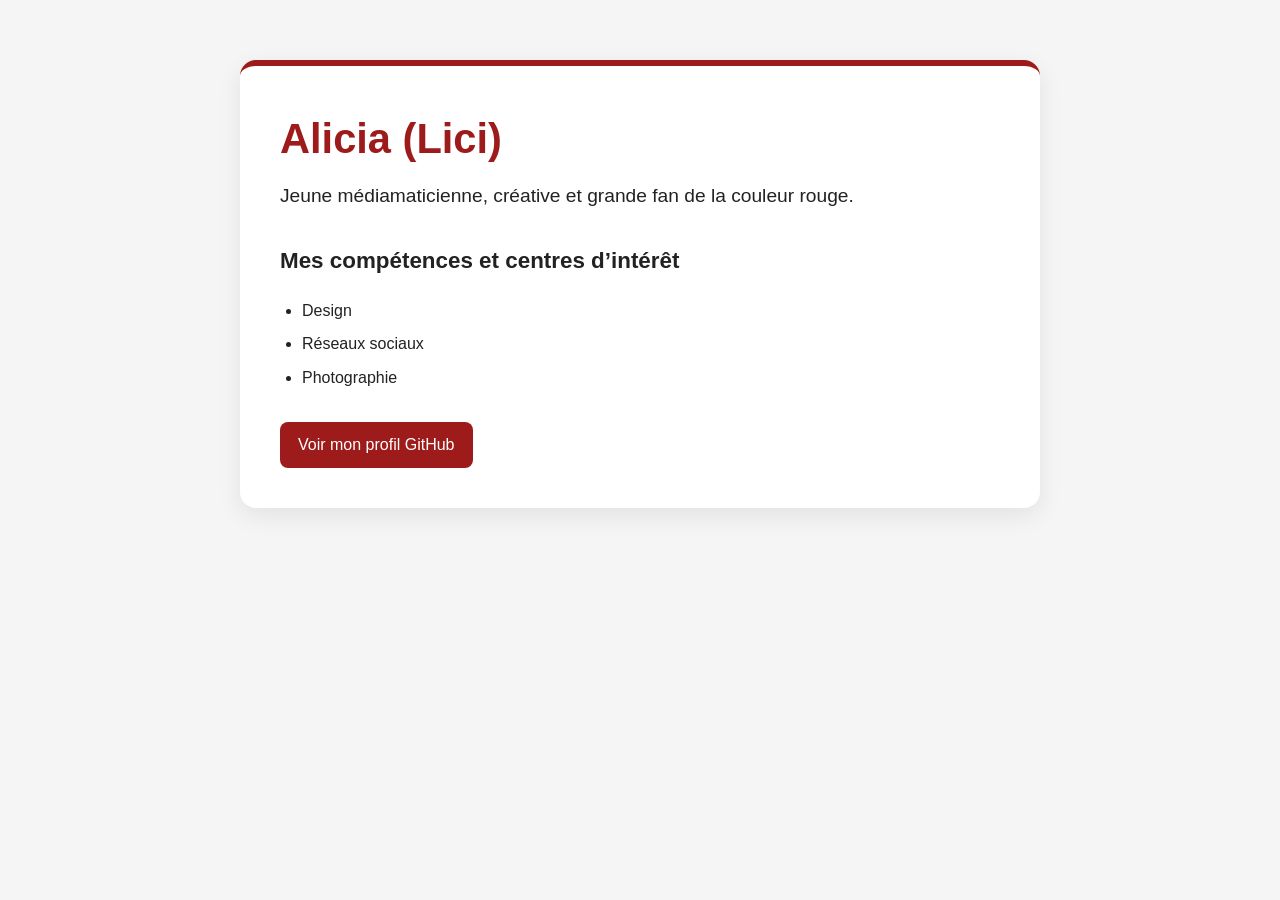
<file: index.html>
<!DOCTYPE html>
<html lang="fr">
<head>
  <meta charset="UTF-8">
  <meta name="viewport" content="width=device-width, initial-scale=1.0">
  <title>Alicia — Médiamaticienne</title>

  <style>
    /* Mise en page générale */
    body {
      margin: 0;
      font-family: Arial, sans-serif;
      background-color: #f5f5f5;
      color: #222222;
      line-height: 1.6;
    }

    main {
      width: min(90%, 800px);
      margin: 0 auto;
      padding: 60px 0;
    }

    /* Bloc de présentation */
    .presentation {
      background-color: #ffffff;
      padding: 40px;
      border-radius: 16px;
      box-shadow: 0 8px 24px rgba(0, 0, 0, 0.08);
      border-top: 6px solid #9e1b1b;
    }

    h1 {
      margin-top: 0;
      margin-bottom: 8px;
      font-size: 2.6rem;
      color: #9e1b1b;
    }

    .intro {
      margin-top: 0;
      font-size: 1.2rem;
    }

    h2 {
      margin-top: 32px;
      font-size: 1.4rem;
    }

    ul {
      padding-left: 22px;
    }

    li {
      margin-bottom: 8px;
    }

    a {
      display: inline-block;
      margin-top: 16px;
      padding: 10px 18px;
      background-color: #9e1b1b;
      color: #ffffff;
      text-decoration: none;
      border-radius: 8px;
    }

    a:hover,
    a:focus {
      background-color: #8c1717;
    }

    /* Adaptation pour les petits écrans */
    @media (max-width: 600px) {
      main {
        padding: 24px 0;
      }

      .presentation {
        padding: 24px;
      }

      h1 {
        font-size: 2rem;
      }

      .intro {
        font-size: 1.05rem;
      }
    }
  </style>
</head>

<body>
  <main>
    <section class="presentation">
      <h1>Alicia (Lici) </h1>

      <p class="intro">
        Jeune médiamaticienne, créative et grande fan de la couleur rouge.
      </p>

      <h2>Mes compétences et centres d’intérêt</h2>

      <ul>
        <li>Design</li>
        <li>Réseaux sociaux</li>
        <li>Photographie</li>
      </ul>

      <a href="https://github.com/aliciaocchipinti" target="_blank" rel="noopener noreferrer">
        Voir mon profil GitHub
      </a>
    </section>
  </main>
</body>
</html>
</file>
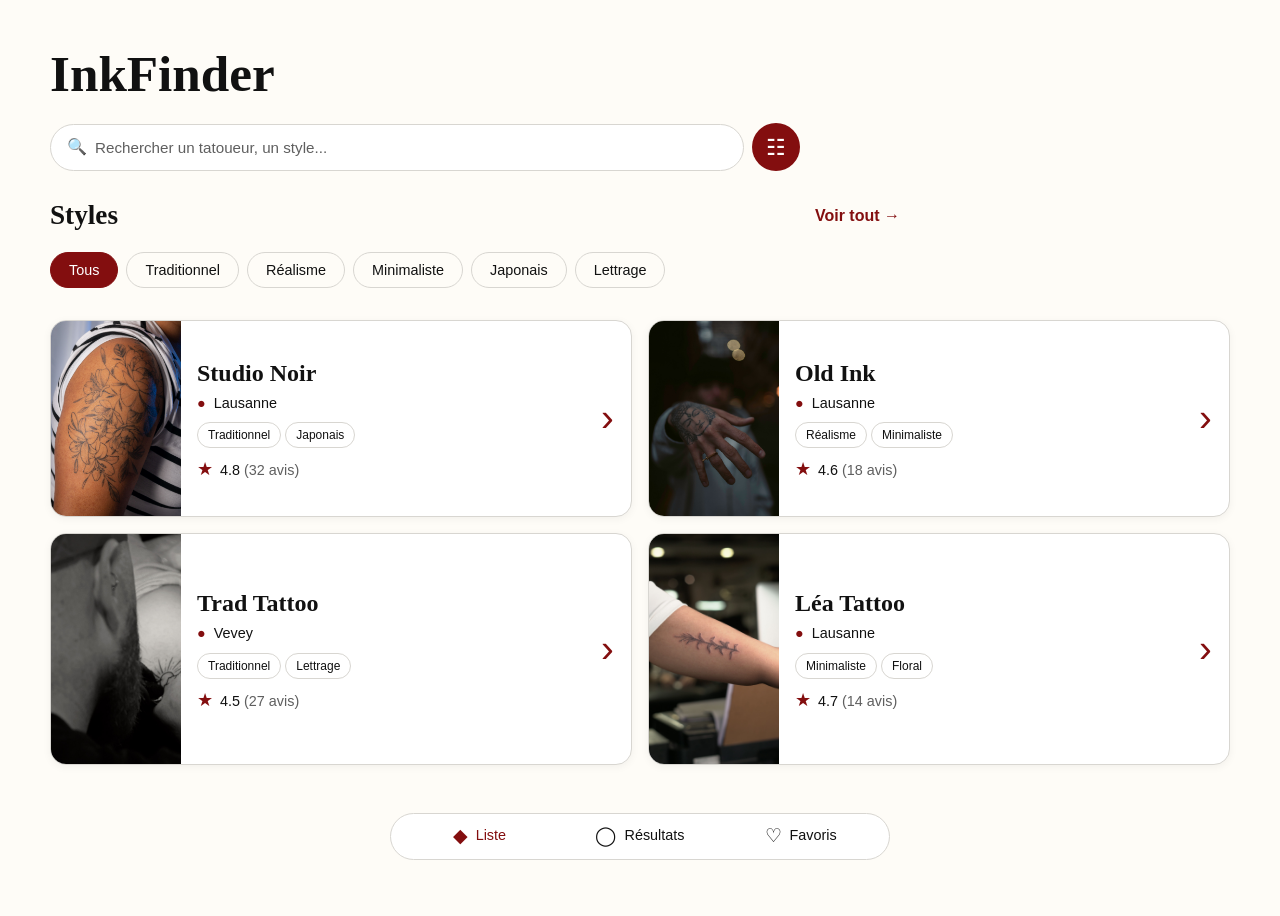
<file: inkfinder/maquette-en-vrai/depart/index.html>
<!DOCTYPE html>
<html lang="fr">

<head>
  <meta charset="UTF-8">
  <meta name="viewport" content="width=device-width, initial-scale=1.0">

  <title>InkFinder</title>

  <link rel="stylesheet" href="style.css">
</head>

<body>

  <div class="app">

    <!-- EN-TÊTE -->
    <header class="header-site">

      <h1 class="logo">InkFinder</h1>

      <!-- Recherche -->
      <div class="recherche">

        <label for="recherche-tatoueur" class="visually-hidden">
          Rechercher un tatoueur ou un style
        </label>

        <div class="champ-recherche">

          <span class="icone-recherche" aria-hidden="true">
            🔍
          </span>

          <input type="search" id="recherche-tatoueur" placeholder="Rechercher un tatoueur, un style...">

        </div>

        <button class="bouton-filtre" type="button" aria-label="Ouvrir les filtres">
          ☷
        </button>

      </div>

    </header>


    <main class="contenu-principal">

      <!-- STYLES -->
      <section class="section-styles" aria-labelledby="titre-styles">

        <div class="titre-section">

          <h2 id="titre-styles">Styles</h2>

          <a href="#" class="voir-tout">
            Voir tout →
          </a>

        </div>


        <div class="liste-styles">

          <button class="style-bouton actif" type="button">
            Tous
          </button>

          <button class="style-bouton" type="button">
            Traditionnel
          </button>

          <button class="style-bouton" type="button">
            Réalisme
          </button>

          <button class="style-bouton" type="button">
            Minimaliste
          </button>

          <button class="style-bouton" type="button">
            Japonais
          </button>

          <button class="style-bouton" type="button">
            Lettrage
          </button>

        </div>

      </section>


      <!-- LISTE DES TATOUEURS -->
      <section class="cartes-grille" aria-label="Liste des tatoueurs">


        <!-- CARTE 1 -->
        <article class="carte-tatoueur">

          <img src="images/studio-noir.jpg" alt="Tatouage floral réalisé par Studio Noir" class="image-tatoueur">

          <div class="infos-tatoueur">

            <h3>Studio Noir</h3>

            <p class="localisation">
              <span aria-hidden="true">●</span>
              Lausanne
            </p>

            <div class="tags">

              <span class="tag">
                Traditionnel
              </span>

              <span class="tag">
                Japonais
              </span>

            </div>

            <p class="note">
              <span class="etoile" aria-hidden="true">★</span>
              4.8
              <span class="avis">(32 avis)</span>
            </p>

          </div>

          <a href="#" class="ouvrir-profil" aria-label="Voir le profil de Studio Noir">
            ›
          </a>

        </article>


        <!-- CARTE 2 -->
        <article class="carte-tatoueur">

          <img src="images/old-ink.jpg" alt="Tatouage papillon réalisé par Old Ink" class="image-tatoueur">

          <div class="infos-tatoueur">

            <h3>Old Ink</h3>

            <p class="localisation">
              <span aria-hidden="true">●</span>
              Lausanne
            </p>

            <div class="tags">

              <span class="tag">
                Réalisme
              </span>

              <span class="tag">
                Minimaliste
              </span>

            </div>

            <p class="note">
              <span class="etoile" aria-hidden="true">★</span>
              4.6
              <span class="avis">(18 avis)</span>
            </p>

          </div>

          <a href="#" class="ouvrir-profil" aria-label="Voir le profil de Old Ink">
            ›
          </a>

        </article>


        <!-- CARTE 3 -->
        <article class="carte-tatoueur">

          <img src="images/trad-tattoo.jpg" alt="Tatouage réalisé par Trad Tattoo" class="image-tatoueur">

          <div class="infos-tatoueur">

            <h3>Trad Tattoo</h3>

            <p class="localisation">
              <span aria-hidden="true">●</span>
              Vevey
            </p>

            <div class="tags">

              <span class="tag">
                Traditionnel
              </span>

              <span class="tag">
                Lettrage
              </span>

            </div>

            <p class="note">
              <span class="etoile" aria-hidden="true">★</span>
              4.5
              <span class="avis">(27 avis)</span>
            </p>

          </div>

          <a href="#" class="ouvrir-profil" aria-label="Voir le profil de Trad Tattoo">
            ›
          </a>

        </article>


        <!-- CARTE 4 -->
        <article class="carte-tatoueur">

          <img src="images/lea-tattoo.jpg" alt="Tatouage réalisé par Léa Tattoo" class="image-tatoueur">

          <div class="infos-tatoueur">

            <h3>Léa Tattoo</h3>

            <p class="localisation">
              <span aria-hidden="true">●</span>
              Lausanne
            </p>

            <div class="tags">

              <span class="tag">
                Minimaliste
              </span>

              <span class="tag">
                Floral
              </span>

            </div>

            <p class="note">
              <span class="etoile" aria-hidden="true">★</span>
              4.7
              <span class="avis">(14 avis)</span>
            </p>

          </div>

          <a href="#" class="ouvrir-profil" aria-label="Voir le profil de Léa Tattoo">
            ›
          </a>

        </article>

      </section>

    </main>


    <!-- NAVIGATION PRINCIPALE -->
    <nav class="navigation-principale" aria-label="Navigation principale">

      <a href="#" class="navigation-lien actif">

        <span class="navigation-icone" aria-hidden="true">
          ◆
        </span>

        <span>
          Liste
        </span>

      </a>


      <a href="#" class="navigation-lien">

        <span class="navigation-icone" aria-hidden="true">
          ◯
        </span>

        <span>
          Résultats
        </span>

      </a>


      <a href="#" class="navigation-lien">

        <span class="navigation-icone" aria-hidden="true">
          ♡
        </span>

        <span>
          Favoris
        </span>

      </a>

    </nav>

  </div>

</body>

</html>
</file>
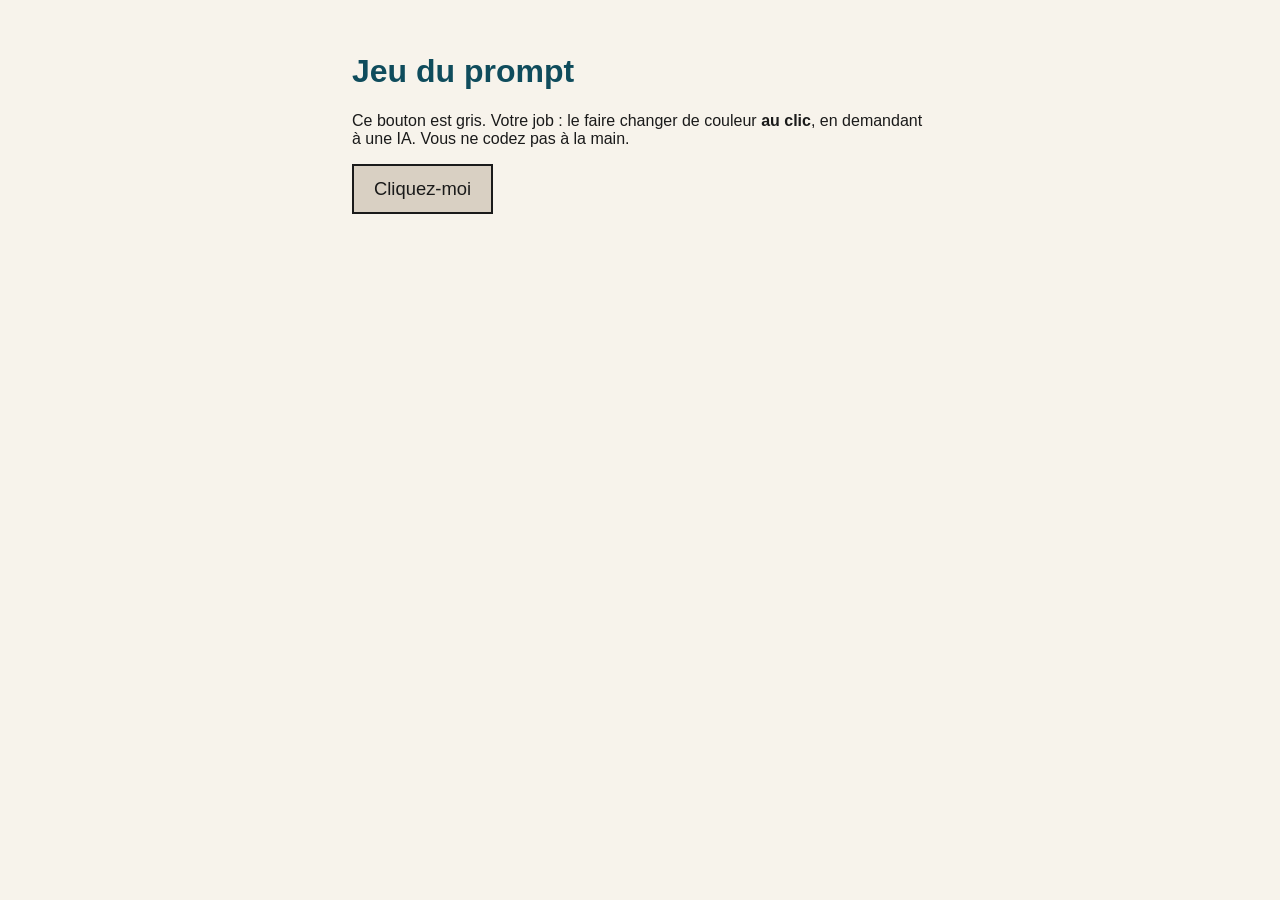
<file: e1-5/index (5).html>
<!DOCTYPE html>
<html lang="fr" xmlns:mso="urn:schemas-microsoft-com:office:office" xmlns:msdt="uuid:C2F41010-65B3-11d1-A29F-00AA00C14882">
<head>
  <meta charset="utf-8">
  <meta name="viewport" content="width=device-width, initial-scale=1">
  <title>Jeu du prompt — e1-5</title>
  <style>
    /* Mise en page simple : on n’y touche pas pendant l’exercice. */
    body {
      margin: 0;
      font-family: Arial, Helvetica, sans-serif;
      background: #f7f3eb;
      color: #1a1a1a;
      padding: 2rem 1.25rem;
    }
    main { max-width: 36rem; margin: 0 auto; }
    h1 { color: #0f4c5c; }

    /* Le bouton à transformer. Son id est "magic" : citez-le dans le prompt. */
    #magic {
      font-size: 1.15rem;
      padding: 0.75rem 1.25rem;
      border: 2px solid #1a1a1a;
      background: #d9d0c3;
      color: #1a1a1a;
      cursor: pointer;
    }
  </style>

<!--[if gte mso 9]><xml>
<mso:CustomDocumentProperties>
<mso:xd_Signature msdt:dt="string"></mso:xd_Signature>
<mso:display_urn_x003a_schemas-microsoft-com_x003a_office_x003a_office_x0023_Editor msdt:dt="string">Marc D�nervaud</mso:display_urn_x003a_schemas-microsoft-com_x003a_office_x003a_office_x0023_Editor>
<mso:Order msdt:dt="string">10534700.0000000</mso:Order>
<mso:display_urn_x003a_schemas-microsoft-com_x003a_office_x003a_office_x0023_Author msdt:dt="string">Marc D�nervaud</mso:display_urn_x003a_schemas-microsoft-com_x003a_office_x003a_office_x0023_Author>
<mso:xd_ProgID msdt:dt="string"></mso:xd_ProgID>
<mso:_ExtendedDescription msdt:dt="string"></mso:_ExtendedDescription>
<mso:ComplianceAssetId msdt:dt="string"></mso:ComplianceAssetId>
<mso:TemplateUrl msdt:dt="string"></mso:TemplateUrl>
<mso:ContentTypeId msdt:dt="string">0x010100B084A62CD3C5F842BB23EB74256B6499</mso:ContentTypeId>
<mso:TriggerFlowInfo msdt:dt="string"></mso:TriggerFlowInfo>
<mso:_SourceUrl msdt:dt="string"></mso:_SourceUrl>
<mso:_SharedFileIndex msdt:dt="string"></mso:_SharedFileIndex>
</mso:CustomDocumentProperties>
</xml><![endif]-->
</head>
<body>
  <main>
    <h1>Jeu du prompt</h1>
    <p>Ce bouton est gris. Votre job : le faire changer de couleur <strong>au clic</strong>, en demandant à une IA. Vous ne codez pas à la main.</p>
    <button type="button" id="magic">Cliquez-moi</button>
  </main>
  <script>
  const bouton = document.getElementById("magic");

  bouton.addEventListener("click", function () {
    bouton.style.backgroundColor = "#e36414";
    bouton.style.color = "white";
  });
</script>
</body>
</html>
</file>
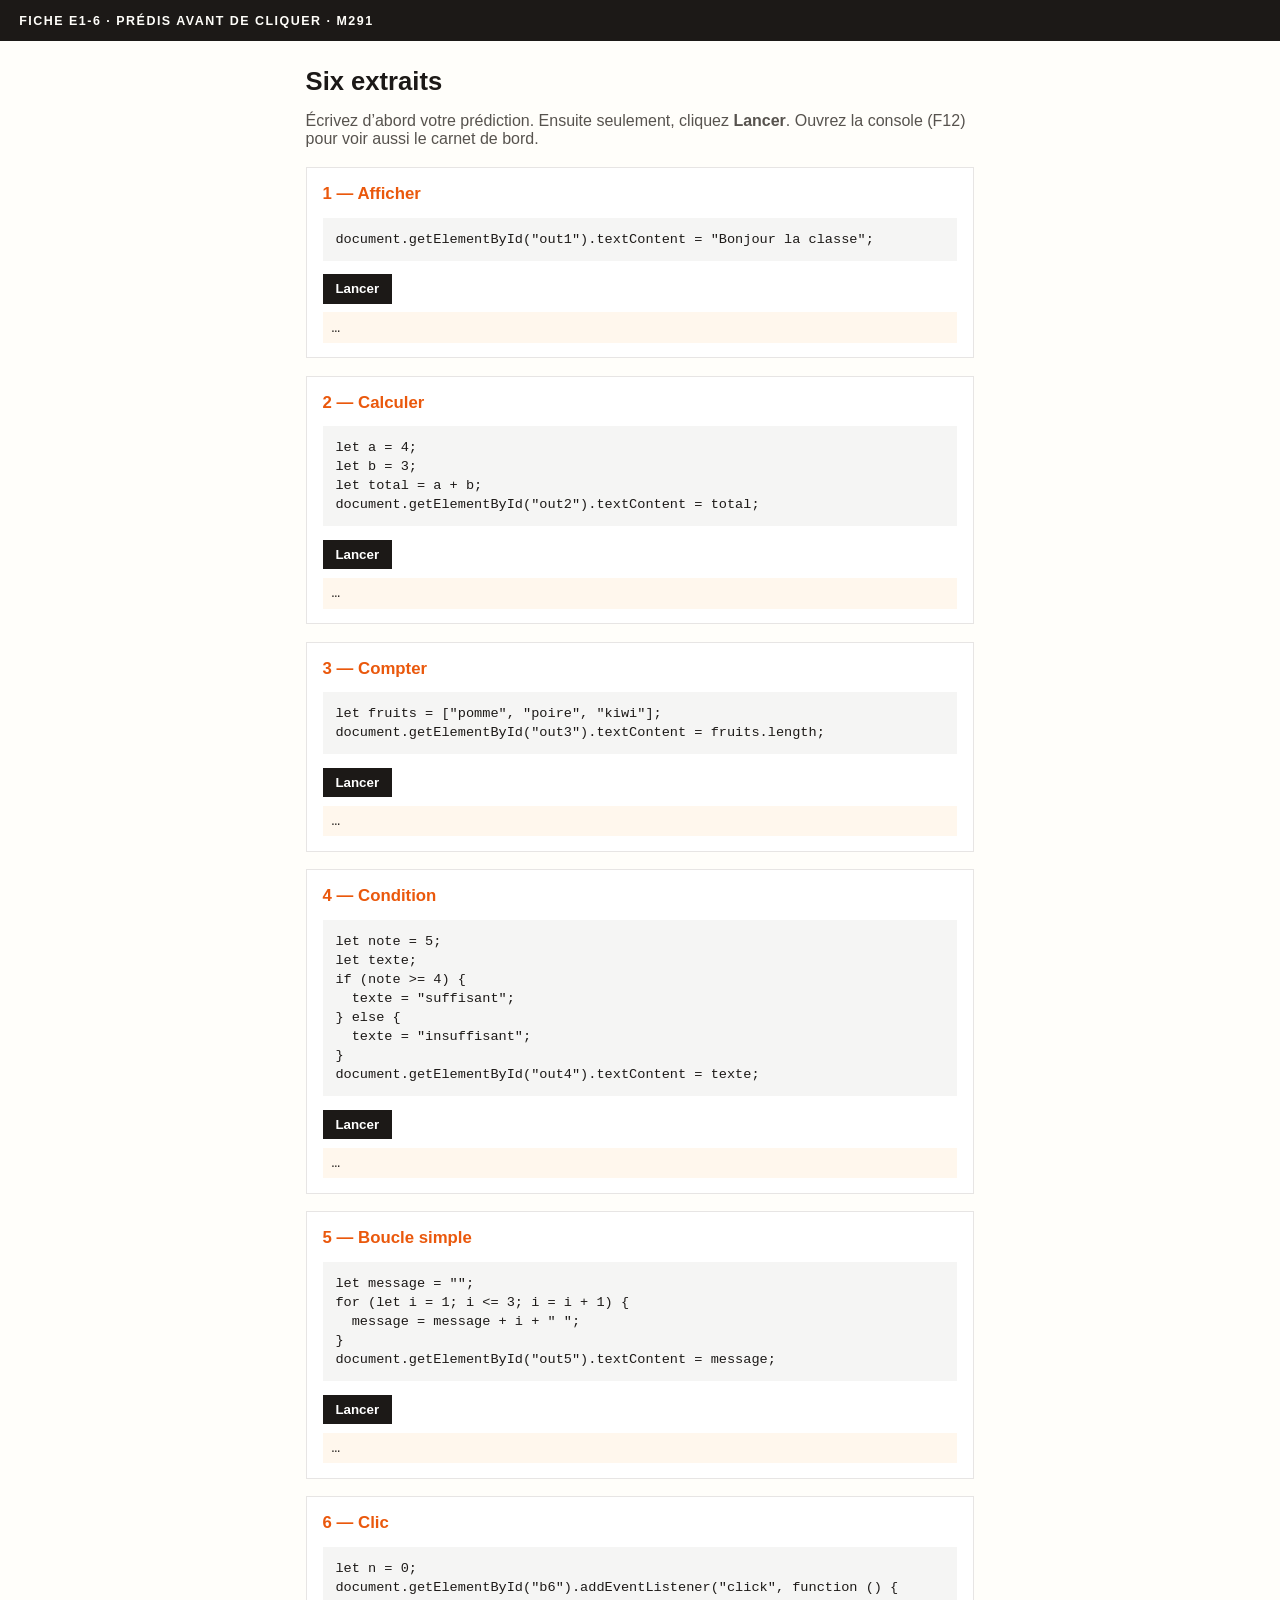
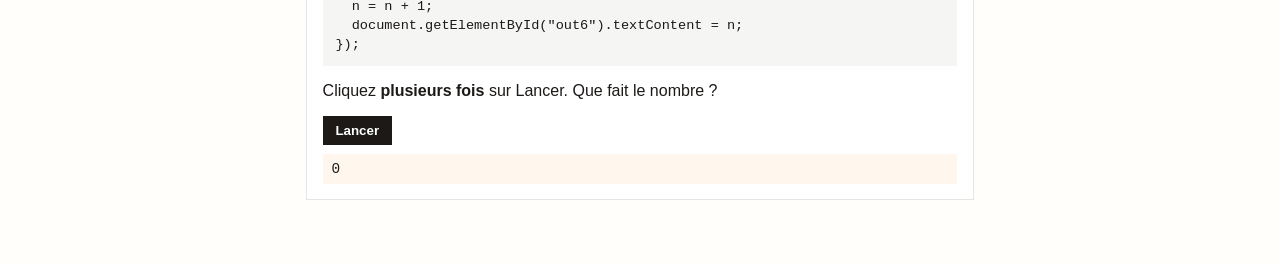
<file: e1-6/six-extraits.html>
<!DOCTYPE html>
<html lang="fr" xmlns:mso="urn:schemas-microsoft-com:office:office" xmlns:msdt="uuid:C2F41010-65B3-11d1-A29F-00AA00C14882">
<head>
  <meta charset="utf-8">
  <meta name="viewport" content="width=device-width, initial-scale=1">
  <title>e1-6 — Prédis avant de cliquer</title>
  <style>
    :root { --ink:#1c1917; --band:#1c1917; --accent:#ea580c; --bg:#fffefa; --paper:#f5f5f4; }
    * { box-sizing: border-box; }
    body { margin:0; font-family: Arial, Helvetica, sans-serif; background:var(--bg); color:var(--ink); }
    header { background:var(--band); color:#fffefa; padding:0.85rem 1.2rem; letter-spacing:.12em; text-transform:uppercase; font-size:.78rem; font-weight:700; }
    main { max-width: 44rem; margin:0 auto; padding:1.4rem 1.1rem 3rem; }
    h1 { font-size:1.6rem; margin:.2rem 0 0.6rem; }
    .lead { color:#57534e; margin-bottom:1.2rem; }
    article { background:#fff; border:1px solid #e7e5e4; margin:0 0 1.1rem; padding:1rem 1rem 0.9rem; }
    article h2 { margin:0 0 .4rem; font-size:1.05rem; color:var(--accent); }
    pre { background:var(--paper); padding:.75rem .8rem; overflow:auto; font-size:.85rem; line-height:1.4; }
    button { background:var(--band); color:#fff; border:0; padding:.45rem .8rem; font-weight:700; cursor:pointer; }
    button:hover { background:var(--accent); }
    .out { min-height:1.4rem; margin:.55rem 0 0; padding:.45rem .55rem; background:#fff7ed; font-family: ui-monospace, monospace; font-size:.9rem; }
  </style>

<!--[if gte mso 9]><xml>
<mso:CustomDocumentProperties>
<mso:xd_Signature msdt:dt="string"></mso:xd_Signature>
<mso:display_urn_x003a_schemas-microsoft-com_x003a_office_x003a_office_x0023_Editor msdt:dt="string">Marc D�nervaud</mso:display_urn_x003a_schemas-microsoft-com_x003a_office_x003a_office_x0023_Editor>
<mso:Order msdt:dt="string">10534500.0000000</mso:Order>
<mso:display_urn_x003a_schemas-microsoft-com_x003a_office_x003a_office_x0023_Author msdt:dt="string">Marc D�nervaud</mso:display_urn_x003a_schemas-microsoft-com_x003a_office_x003a_office_x0023_Author>
<mso:xd_ProgID msdt:dt="string"></mso:xd_ProgID>
<mso:_ExtendedDescription msdt:dt="string"></mso:_ExtendedDescription>
<mso:ComplianceAssetId msdt:dt="string"></mso:ComplianceAssetId>
<mso:TemplateUrl msdt:dt="string"></mso:TemplateUrl>
<mso:ContentTypeId msdt:dt="string">0x010100B084A62CD3C5F842BB23EB74256B6499</mso:ContentTypeId>
<mso:TriggerFlowInfo msdt:dt="string"></mso:TriggerFlowInfo>
<mso:_SourceUrl msdt:dt="string"></mso:_SourceUrl>
<mso:_SharedFileIndex msdt:dt="string"></mso:_SharedFileIndex>
</mso:CustomDocumentProperties>
</xml><![endif]-->
</head>
<body>
  <header>Fiche e1-6 · Prédis avant de cliquer · M291</header>
  <main>
    <h1>Six extraits</h1>
    <p class="lead">Écrivez d’abord votre prédiction. Ensuite seulement, cliquez <strong>Lancer</strong>. Ouvrez la console (F12) pour voir aussi le carnet de bord.</p>

    <article>
      <h2>1 — Afficher</h2>
      <pre>document.getElementById("out1").textContent = "Bonjour la classe";</pre>
      <button type="button" id="b1">Lancer</button>
      <div class="out" id="out1">…</div>
    </article>

    <article>
      <h2>2 — Calculer</h2>
      <pre>let a = 4;
let b = 3;
let total = a + b;
document.getElementById("out2").textContent = total;</pre>
      <button type="button" id="b2">Lancer</button>
      <div class="out" id="out2">…</div>
    </article>

    <article>
      <h2>3 — Compter</h2>
      <pre>let fruits = ["pomme", "poire", "kiwi"];
document.getElementById("out3").textContent = fruits.length;</pre>
      <button type="button" id="b3">Lancer</button>
      <div class="out" id="out3">…</div>
    </article>

    <article>
      <h2>4 — Condition</h2>
      <pre>let note = 5;
let texte;
if (note >= 4) {
  texte = "suffisant";
} else {
  texte = "insuffisant";
}
document.getElementById("out4").textContent = texte;</pre>
      <button type="button" id="b4">Lancer</button>
      <div class="out" id="out4">…</div>
    </article>

    <article>
      <h2>5 — Boucle simple</h2>
      <pre>let message = "";
for (let i = 1; i <= 3; i = i + 1) {
  message = message + i + " ";
}
document.getElementById("out5").textContent = message;</pre>
      <button type="button" id="b5">Lancer</button>
      <div class="out" id="out5">…</div>
    </article>

    <article>
      <h2>6 — Clic</h2>
      <pre>let n = 0;
document.getElementById("b6").addEventListener("click", function () {
  n = n + 1;
  document.getElementById("out6").textContent = n;
});</pre>
      <p>Cliquez <strong>plusieurs fois</strong> sur Lancer. Que fait le nombre ?</p>
      <button type="button" id="b6">Lancer</button>
      <div class="out" id="out6">0</div>
    </article>
  </main>
  <script>
    document.getElementById("b1").addEventListener("click", function () {
      document.getElementById("out1").textContent = "Bonjour la classe";
      console.log("extrait 1 : texte affiché");
    });
    document.getElementById("b2").addEventListener("click", function () {
      let a = 4;
      let b = 3;
      let total = a + b;
      document.getElementById("out2").textContent = total;
      console.log("extrait 2 :", total);
    });
    document.getElementById("b3").addEventListener("click", function () {
      let fruits = ["pomme", "poire", "kiwi"];
      document.getElementById("out3").textContent = fruits.length;
      console.log("extrait 3 :", fruits.length);
    });
    document.getElementById("b4").addEventListener("click", function () {
      let note = 5;
      let texte;
      if (note >= 4) {
        texte = "suffisant";
      } else {
        texte = "insuffisant";
      }
      document.getElementById("out4").textContent = texte;
      console.log("extrait 4 :", texte);
    });
    document.getElementById("b5").addEventListener("click", function () {
      let message = "";
      for (let i = 1; i <= 3; i = i + 1) {
        message = message + i + " ";
      }
      document.getElementById("out5").textContent = message;
      console.log("extrait 5 :", message);
    });
    let n = 0;
    document.getElementById("b6").addEventListener("click", function () {
      n = n + 1;
      document.getElementById("out6").textContent = n;
      console.log("extrait 6 :", n);
    });
  </script>
</body>
</html>
</file>
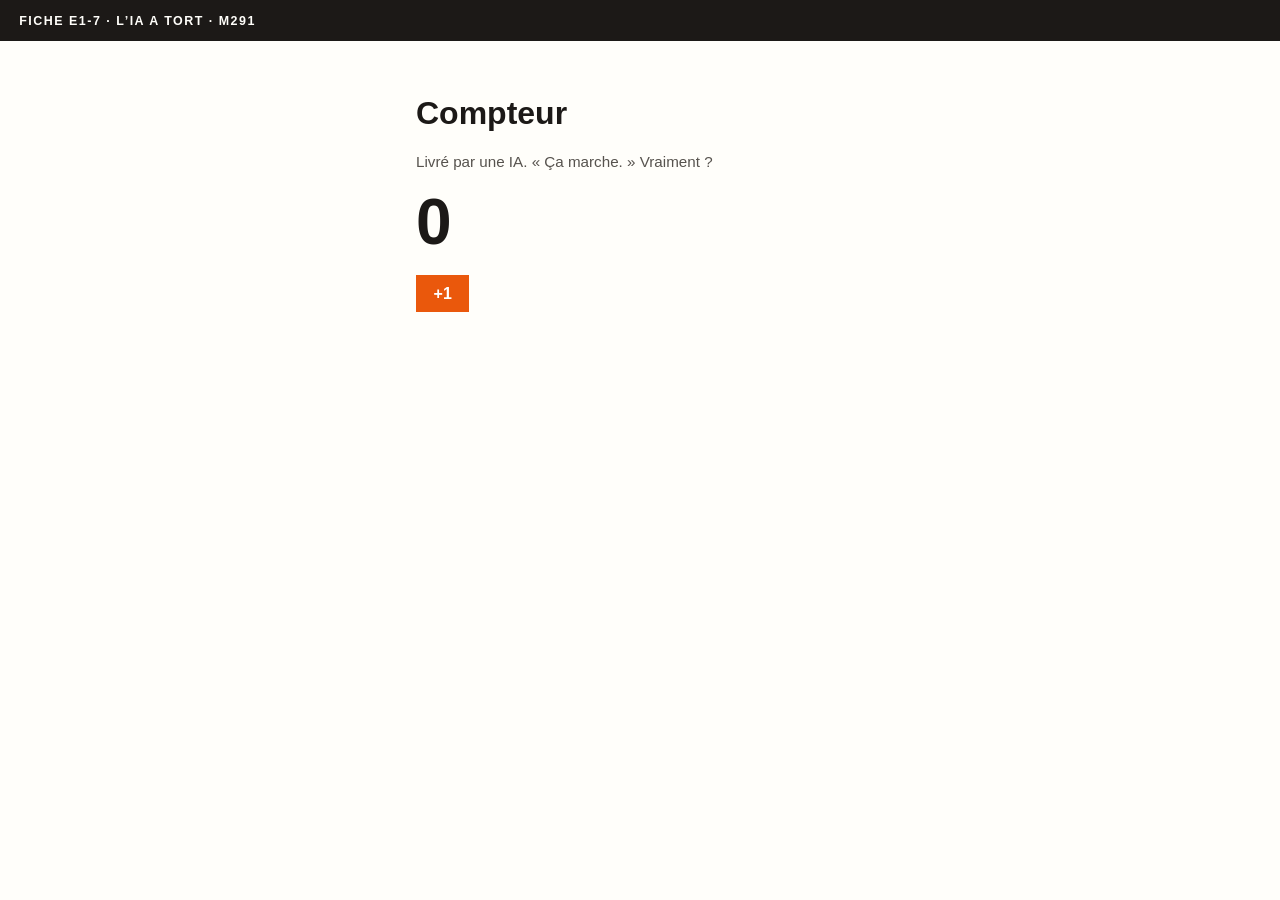
<file: e1-7/compteur.html>
<!DOCTYPE html>
<html lang="fr" xmlns:mso="urn:schemas-microsoft-com:office:office" xmlns:msdt="uuid:C2F41010-65B3-11d1-A29F-00AA00C14882">
<head>
  <meta charset="utf-8">
  <meta name="viewport" content="width=device-width, initial-scale=1">
  <title>Compteur — e1-7 (version livrée par l’IA)</title>
  <style>
    body { font-family: Arial, Helvetica, sans-serif; background:#fffefa; color:#1c1917; margin:0; }
    header { background:#1c1917; color:#fffefa; padding:.85rem 1.2rem; letter-spacing:.12em; text-transform:uppercase; font-size:.78rem; font-weight:700; }
    main { max-width: 28rem; margin:0 auto; padding:2rem 1.1rem; }
    .count { font-size: 4rem; font-weight:700; margin:.4rem 0 1rem; }
    button { background:#ea580c; color:#fff; border:0; padding:.6rem 1.1rem; font-size:1rem; font-weight:700; cursor:pointer; }
    .note { color:#57534e; font-size:.95rem; }
  </style>

<!--[if gte mso 9]><xml>
<mso:CustomDocumentProperties>
<mso:xd_Signature msdt:dt="string"></mso:xd_Signature>
<mso:display_urn_x003a_schemas-microsoft-com_x003a_office_x003a_office_x0023_Editor msdt:dt="string">Marc D�nervaud</mso:display_urn_x003a_schemas-microsoft-com_x003a_office_x003a_office_x0023_Editor>
<mso:Order msdt:dt="string">10534600.0000000</mso:Order>
<mso:display_urn_x003a_schemas-microsoft-com_x003a_office_x003a_office_x0023_Author msdt:dt="string">Marc D�nervaud</mso:display_urn_x003a_schemas-microsoft-com_x003a_office_x003a_office_x0023_Author>
<mso:xd_ProgID msdt:dt="string"></mso:xd_ProgID>
<mso:_ExtendedDescription msdt:dt="string"></mso:_ExtendedDescription>
<mso:ComplianceAssetId msdt:dt="string"></mso:ComplianceAssetId>
<mso:TemplateUrl msdt:dt="string"></mso:TemplateUrl>
<mso:ContentTypeId msdt:dt="string">0x010100B084A62CD3C5F842BB23EB74256B6499</mso:ContentTypeId>
<mso:TriggerFlowInfo msdt:dt="string"></mso:TriggerFlowInfo>
<mso:_SourceUrl msdt:dt="string"></mso:_SourceUrl>
<mso:_SharedFileIndex msdt:dt="string"></mso:_SharedFileIndex>
</mso:CustomDocumentProperties>
</xml><![endif]-->
</head>
<body>
  <header>Fiche e1-7 · L’IA a tort · M291</header>
  <main>
    <h1>Compteur</h1>
    <p class="note">Livré par une IA. « Ça marche. » Vraiment ?</p>
    <p class="count" id="affiche">0</p>
    <button type="button" id="plus">+1</button>
  </main>
  <script>
    // Boîte « n » : le vrai compteur, en mémoire.
    let n = 0;

    const bouton = document.getElementById("plus");

    bouton.addEventListener("click", function () {
      n = n + 1;
      console.log("n vaut maintenant", n);
      document.getElementById("affiche").textContent = n;
    });
  </script>
</body>
</html>
</file>
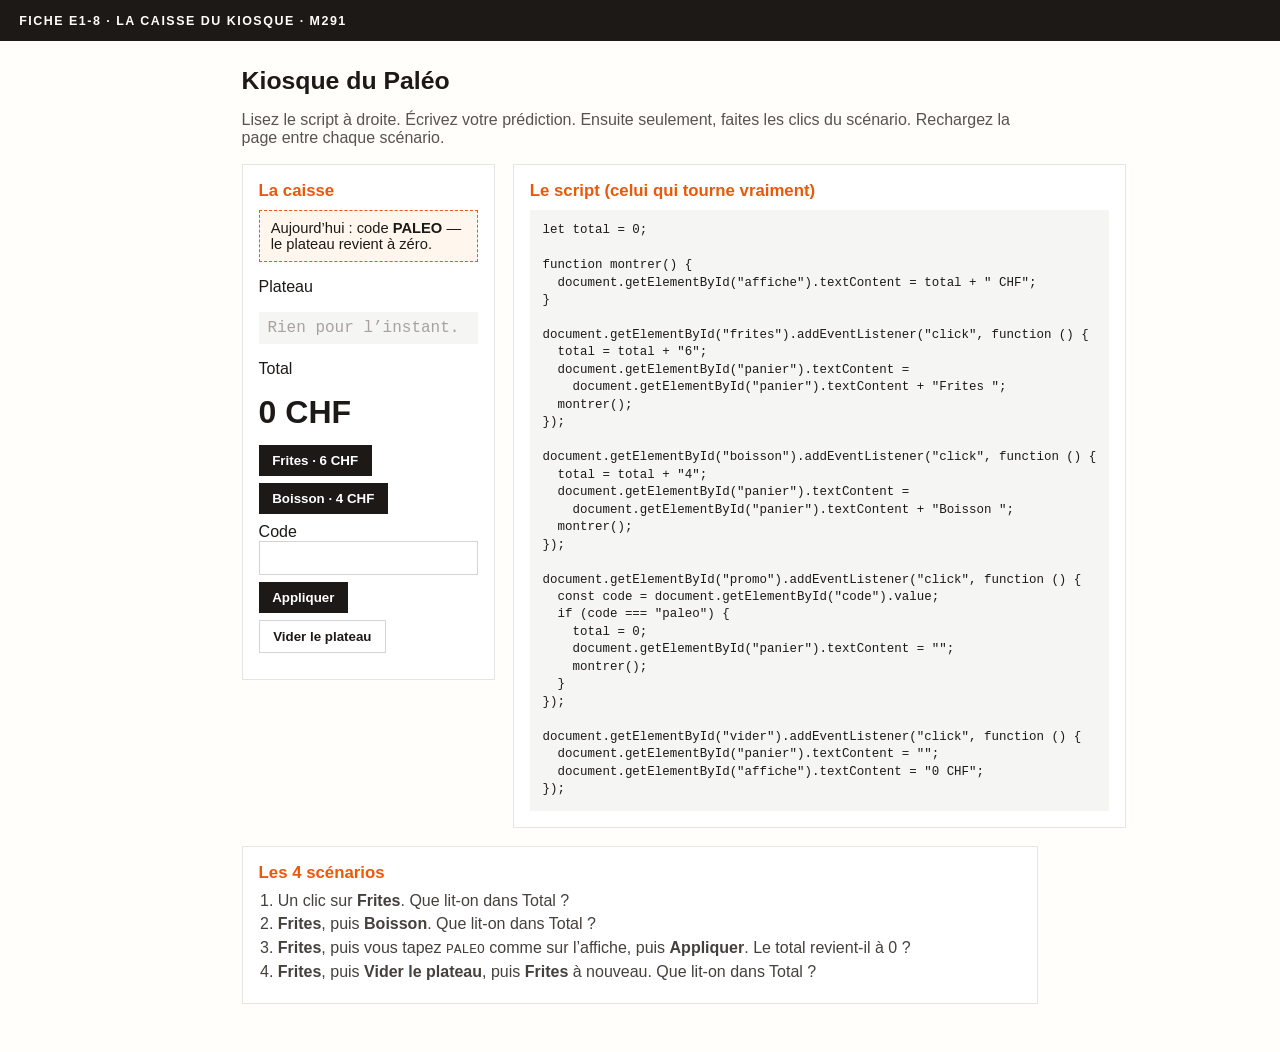
<file: e1-8-la-caisse-du-kiosque/depart/caisse.html>
<!DOCTYPE html>
<html lang="fr">
<head>
  <meta charset="utf-8">
  <meta name="viewport" content="width=device-width, initial-scale=1">
  <title>e1-8 — La caisse du kiosque</title>
  <style>
    :root { --ink:#1c1917; --band:#1c1917; --accent:#ea580c; --bg:#fffefa; --paper:#f5f5f4; }
    * { box-sizing: border-box; }
    body { margin:0; font-family: Arial, Helvetica, sans-serif; background:var(--bg); color:var(--ink); }
    header { background:var(--band); color:#fffefa; padding:0.85rem 1.2rem; letter-spacing:.12em; text-transform:uppercase; font-size:.78rem; font-weight:700; }
    main { max-width: 52rem; margin:0 auto; padding:1.4rem 1.1rem 3rem; }
    h1 { font-size:1.55rem; margin:.2rem 0 .45rem; }
    .lead { color:#57534e; margin-bottom:1.1rem; }
    .grid { display:grid; gap:1.1rem; }
    @media (min-width: 720px) { .grid { grid-template-columns: 1fr 1.15fr; align-items:start; } }
    .card { background:#fff; border:1px solid #e7e5e4; padding:1rem 1rem 1.05rem; }
    .card h2 { margin:0 0 .55rem; font-size:1.05rem; color:var(--accent); }
    .affiche-code { background:#fff7ed; border:1px dashed #ea580c; padding:.55rem .7rem; margin:0 0 .8rem; font-size:.92rem; }
    .panier { min-height:1.4rem; margin:.2rem 0 .7rem; padding:.45rem .55rem; background:var(--paper); font-family: ui-monospace, monospace; }
    .panier:empty::before { content:"Rien pour l’instant."; color:#a8a29e; }
    .total { font-size:2rem; font-weight:700; margin:.15rem 0 .85rem; }
    .row { display:flex; flex-wrap:wrap; gap:.45rem; margin-bottom:.55rem; }
    button { background:var(--band); color:#fff; border:0; padding:.5rem .85rem; font-weight:700; cursor:pointer; }
    button:hover { background:var(--accent); }
    button.ghost { background:#fff; color:var(--ink); border:1px solid #d6d3d1; }
    button.ghost:hover { border-color:var(--accent); color:var(--accent); background:#fff; }
    input { font:inherit; padding:.45rem .55rem; border:1px solid #d6d3d1; min-width:8rem; }
    pre { background:var(--paper); padding:.75rem .8rem; overflow:auto; font-size:.78rem; line-height:1.4; margin:0; }
    ol { margin:.3rem 0 0; padding-left:1.2rem; color:#44403c; }
    ol li { margin:0 0 .35rem; }
  </style>
</head>
<body>
  <header>Fiche e1-8 · La caisse du kiosque · M291</header>
  <main>
    <h1>Kiosque du Paléo</h1>
    <p class="lead">Lisez le script à droite. Écrivez votre prédiction. Ensuite seulement, faites les clics du scénario. Rechargez la page entre chaque scénario.</p>

    <div class="grid">
      <section class="card">
        <h2>La caisse</h2>
        <p class="affiche-code">Aujourd’hui : code <strong>PALEO</strong> — le plateau revient à zéro.</p>
        <p>Plateau</p>
        <p class="panier" id="panier"></p>
        <p>Total</p>
        <p class="total" id="affiche">0 CHF</p>
        <div class="row">
          <button type="button" id="frites">Frites · 6 CHF</button>
          <button type="button" id="boisson">Boisson · 4 CHF</button>
        </div>
        <div class="row">
          <label>Code <input id="code" type="text" autocomplete="off" spellcheck="false"></label>
          <button type="button" id="promo">Appliquer</button>
          <button type="button" class="ghost" id="vider">Vider le plateau</button>
        </div>
      </section>

      <section class="card">
        <h2>Le script (celui qui tourne vraiment)</h2>
        <pre>let total = 0;

function montrer() {
  document.getElementById("affiche").textContent = total + " CHF";
}

document.getElementById("frites").addEventListener("click", function () {
  total = total + "6";
  document.getElementById("panier").textContent =
    document.getElementById("panier").textContent + "Frites ";
  montrer();
});

document.getElementById("boisson").addEventListener("click", function () {
  total = total + "4";
  document.getElementById("panier").textContent =
    document.getElementById("panier").textContent + "Boisson ";
  montrer();
});

document.getElementById("promo").addEventListener("click", function () {
  const code = document.getElementById("code").value;
  if (code === "paleo") {
    total = 0;
    document.getElementById("panier").textContent = "";
    montrer();
  }
});

document.getElementById("vider").addEventListener("click", function () {
  document.getElementById("panier").textContent = "";
  document.getElementById("affiche").textContent = "0 CHF";
});</pre>
      </section>
    </div>

    <section class="card" style="margin-top:1.1rem;">
      <h2>Les 4 scénarios</h2>
      <ol>
        <li>Un clic sur <strong>Frites</strong>. Que lit-on dans Total ?</li>
        <li><strong>Frites</strong>, puis <strong>Boisson</strong>. Que lit-on dans Total ?</li>
        <li><strong>Frites</strong>, puis vous tapez <code>PALEO</code> comme sur l’affiche, puis <strong>Appliquer</strong>. Le total revient-il à 0 ?</li>
        <li><strong>Frites</strong>, puis <strong>Vider le plateau</strong>, puis <strong>Frites</strong> à nouveau. Que lit-on dans Total ?</li>
      </ol>
    </section>
  </main>
  <script>
    let total = 0;

    function montrer() {
      document.getElementById("affiche").textContent = total + " CHF";
    }

    document.getElementById("frites").addEventListener("click", function () {
      total = total + "6";
      document.getElementById("panier").textContent =
        document.getElementById("panier").textContent + "Frites ";
      montrer();
      console.log("total :", total);
    });

    document.getElementById("boisson").addEventListener("click", function () {
      total = total + "4";
      document.getElementById("panier").textContent =
        document.getElementById("panier").textContent + "Boisson ";
      montrer();
      console.log("total :", total);
    });

    document.getElementById("promo").addEventListener("click", function () {
      const code = document.getElementById("code").value;
      if (code === "paleo") {
        total = 0;
        document.getElementById("panier").textContent = "";
        montrer();
      }
      console.log("code tapé :", JSON.stringify(code));
    });

    document.getElementById("vider").addEventListener("click", function () {
      document.getElementById("panier").textContent = "";
      document.getElementById("affiche").textContent = "0 CHF";
      console.log("plateau vidé, total en mémoire :", total);
    });
  </script>
</body>
</html>
</file>
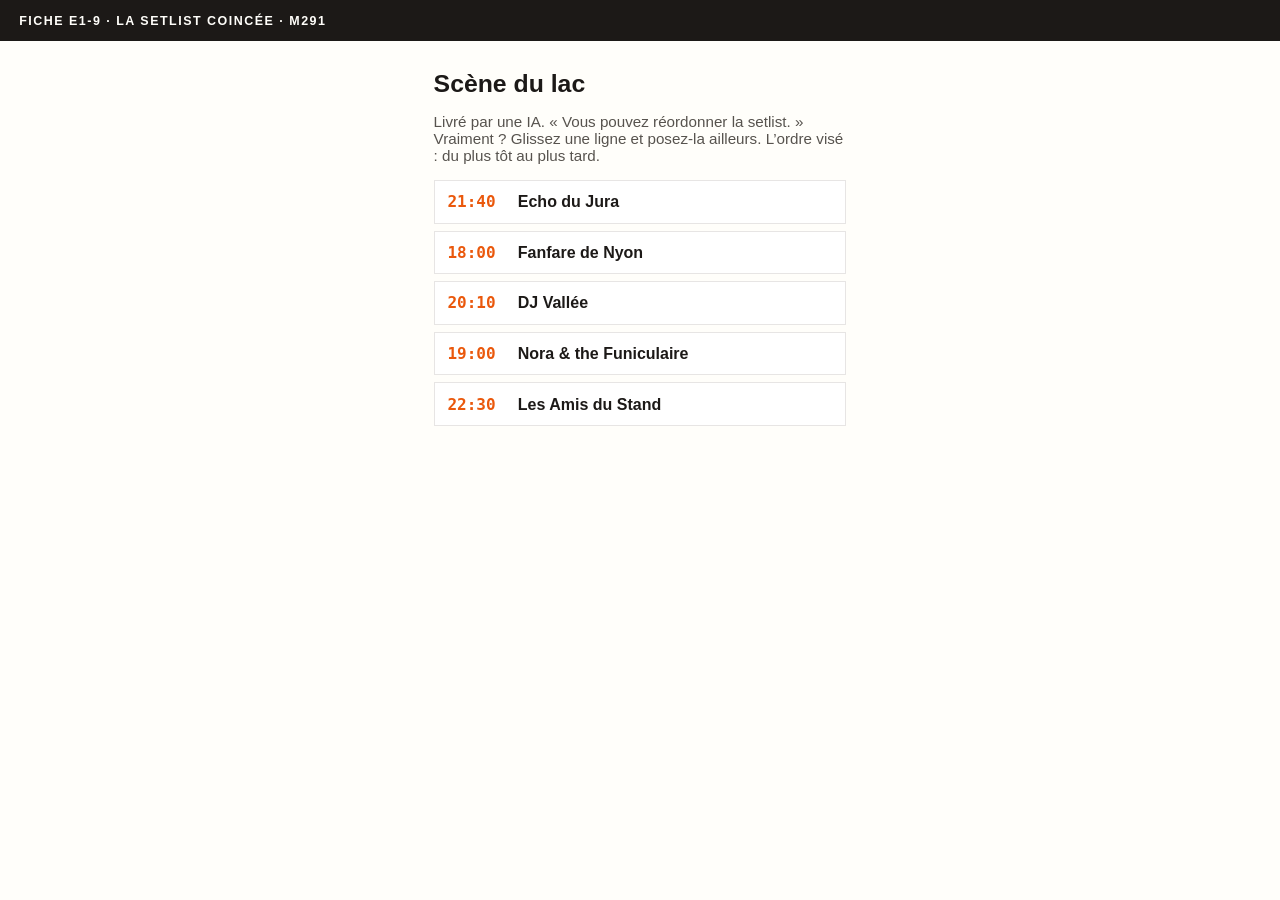
<file: e1-9-la-setlist-coincee/depart/setlist.html>
<!DOCTYPE html>
<html lang="fr">
<head>
  <meta charset="utf-8">
  <meta name="viewport" content="width=device-width, initial-scale=1">
  <title>Setlist — e1-9 (version livrée par l’IA)</title>
  <style>
    :root { --ink:#1c1917; --band:#1c1917; --accent:#ea580c; --bg:#fffefa; --paper:#f5f5f4; }
    * { box-sizing: border-box; }
    body { margin:0; font-family: Arial, Helvetica, sans-serif; background:var(--bg); color:var(--ink); }
    header { background:var(--band); color:#fffefa; padding:0.85rem 1.2rem; letter-spacing:.12em; text-transform:uppercase; font-size:.78rem; font-weight:700; }
    main { max-width: 28rem; margin:0 auto; padding:1.6rem 1.1rem 3rem; }
    h1 { font-size:1.55rem; margin:.2rem 0 .4rem; }
    .note { color:#57534e; font-size:.95rem; margin-bottom:1rem; }
    ol { list-style:none; margin:0; padding:0; }
    li { display:flex; gap:.8rem; align-items:baseline; background:#fff; border:1px solid #e7e5e4; margin:0 0 .45rem; padding:.7rem .8rem; cursor:grab; }
    li:active { cursor:grabbing; }
    .heure { font-family: ui-monospace, monospace; font-weight:700; color:var(--accent); min-width:3.6rem; }
    .nom { font-weight:700; }
  </style>
</head>
<body>
  <header>Fiche e1-9 · La setlist coincée · M291</header>
  <main>
    <h1>Scène du lac</h1>
    <p class="note">Livré par une IA. « Vous pouvez réordonner la setlist. » Vraiment ? Glissez une ligne et posez-la ailleurs. L’ordre visé : du plus tôt au plus tard.</p>
    <ol id="liste">
      <li id="morceau-echo" draggable="true" data-heure="2140">
        <span class="heure">21:40</span>
        <span class="nom">Echo du Jura</span>
      </li>
      <li id="morceau-fanfare" draggable="true" data-heure="1800">
        <span class="heure">18:00</span>
        <span class="nom">Fanfare de Nyon</span>
      </li>
      <li id="morceau-dj" draggable="true" data-heure="2010">
        <span class="heure">20:10</span>
        <span class="nom">DJ Vallée</span>
      </li>
      <li id="morceau-nora" draggable="true" data-heure="1900">
        <span class="heure">19:00</span>
        <span class="nom">Nora &amp; the Funiculaire</span>
      </li>
      <li id="morceau-amis" draggable="true" data-heure="2230">
        <span class="heure">22:30</span>
        <span class="nom">Les Amis du Stand</span>
      </li>
    </ol>
  </main>
  <script>
    const liste = document.getElementById("liste");

    liste.addEventListener("dragstart", function (e) {
      const ligne = e.target.closest("li");
      if (!ligne) {
        return;
      }
      e.dataTransfer.setData("text/plain", ligne.id);
      console.log("prise :", ligne.id);
    });
liste.addEventListener("dragover", function (e) {
  e.preventDefault();
});
    liste.addEventListener("drop", function (e) {
      const id = e.dataTransfer.getData("text/plain");
      console.log("dépôt, id reçu :", id);
      const deplacee = document.getElementById(id);
      const cible = e.target.closest("li");
      if (deplacee && cible) {
        cible.parentNode.insertBefore(deplacee, cible);
      }
    });
  </script>
</body>
</html>
</file>
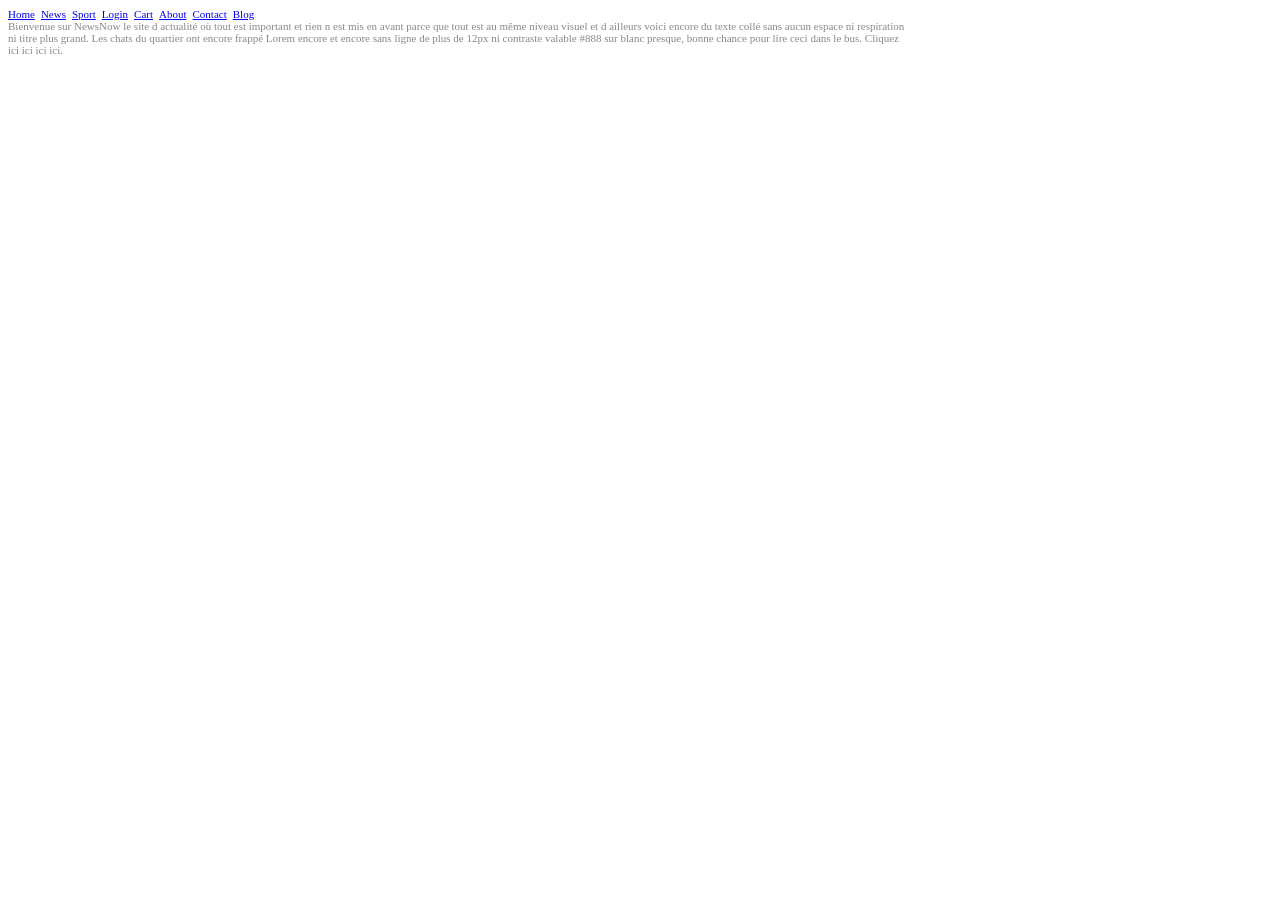
<file: e2-1-roast/depart/captures/01-mur-de-texte.html>
<!DOCTYPE html>
<html lang="fr" xmlns:mso="urn:schemas-microsoft-com:office:office" xmlns:msdt="uuid:C2F41010-65B3-11d1-A29F-00AA00C14882"><head><meta charset="utf-8"><title>NewsNow</title>
<style>body{font-family:Times;font-size:11px;color:#888;max-width:900px;margin:8px} h1,h2,h3,p,a{font-size:11px;font-weight:normal;display:inline} nav a{margin-right:6px}</style>
<!--[if gte mso 9]><xml>
<mso:CustomDocumentProperties>
<mso:xd_Signature msdt:dt="string"></mso:xd_Signature>
<mso:display_urn_x003a_schemas-microsoft-com_x003a_office_x003a_office_x0023_Editor msdt:dt="string">Marc D�nervaud</mso:display_urn_x003a_schemas-microsoft-com_x003a_office_x003a_office_x0023_Editor>
<mso:Order msdt:dt="string">10535000.0000000</mso:Order>
<mso:display_urn_x003a_schemas-microsoft-com_x003a_office_x003a_office_x0023_Author msdt:dt="string">Marc D�nervaud</mso:display_urn_x003a_schemas-microsoft-com_x003a_office_x003a_office_x0023_Author>
<mso:xd_ProgID msdt:dt="string"></mso:xd_ProgID>
<mso:_ExtendedDescription msdt:dt="string"></mso:_ExtendedDescription>
<mso:ComplianceAssetId msdt:dt="string"></mso:ComplianceAssetId>
<mso:TemplateUrl msdt:dt="string"></mso:TemplateUrl>
<mso:ContentTypeId msdt:dt="string">0x010100B084A62CD3C5F842BB23EB74256B6499</mso:ContentTypeId>
<mso:TriggerFlowInfo msdt:dt="string"></mso:TriggerFlowInfo>
<mso:_SourceUrl msdt:dt="string"></mso:_SourceUrl>
<mso:_SharedFileIndex msdt:dt="string"></mso:_SharedFileIndex>
</mso:CustomDocumentProperties>
</xml><![endif]-->
</head>
<body>
<nav><a href="#">Home</a><a href="#">News</a><a href="#">Sport</a><a href="#">Login</a><a href="#">Cart</a><a href="#">About</a><a href="#">Contact</a><a href="#">Blog</a></nav>
<h1>Bienvenue sur NewsNow le site d actualité où tout est important et rien n est mis en avant parce que tout est au même niveau visuel et d ailleurs voici encore du texte collé sans aucun espace ni respiration ni titre plus grand.</h1>
<h2>Les chats du quartier ont encore frappé</h2>
<p>Lorem encore et encore sans ligne de plus de 12px ni contraste valable #888 sur blanc presque, bonne chance pour lire ceci dans le bus. Cliquez ici ici ici ici.</p>
</body></html>
</file>
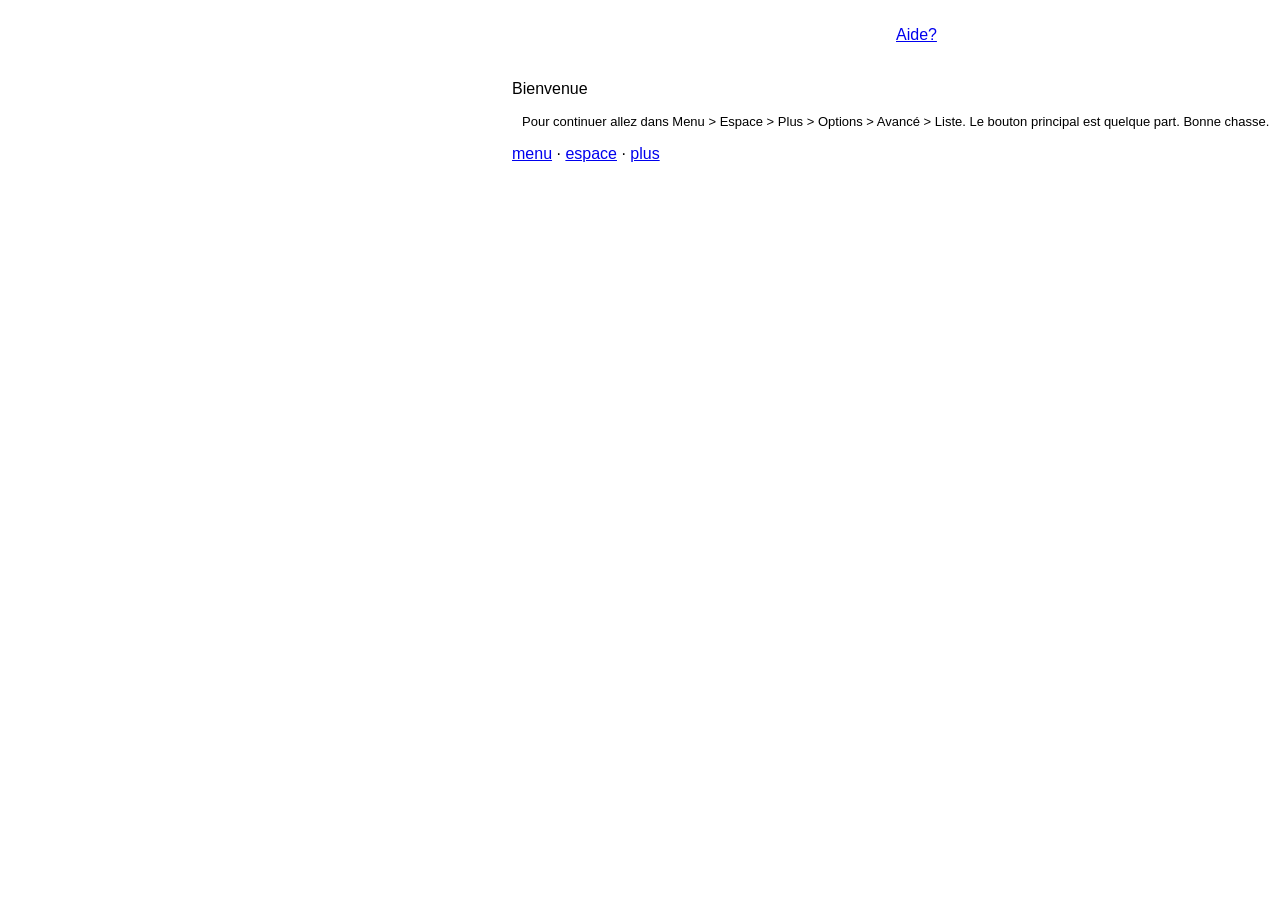
<file: e2-1-roast/depart/captures/02-labyrinthe.html>
<!DOCTYPE html>
<html lang="fr" xmlns:mso="urn:schemas-microsoft-com:office:office" xmlns:msdt="uuid:C2F41010-65B3-11d1-A29F-00AA00C14882"><head><meta charset="utf-8"><title>Portail</title>
<style>body{font-family:Arial;margin:0} .a{position:absolute;left:70%;top:10px} .b{margin:80px 0 0 40%} .c{margin-left:10px;font-size:13px}</style>
<!--[if gte mso 9]><xml>
<mso:CustomDocumentProperties>
<mso:xd_Signature msdt:dt="string"></mso:xd_Signature>
<mso:display_urn_x003a_schemas-microsoft-com_x003a_office_x003a_office_x0023_Editor msdt:dt="string">Marc D�nervaud</mso:display_urn_x003a_schemas-microsoft-com_x003a_office_x003a_office_x0023_Editor>
<mso:Order msdt:dt="string">10534800.0000000</mso:Order>
<mso:display_urn_x003a_schemas-microsoft-com_x003a_office_x003a_office_x0023_Author msdt:dt="string">Marc D�nervaud</mso:display_urn_x003a_schemas-microsoft-com_x003a_office_x003a_office_x0023_Author>
<mso:xd_ProgID msdt:dt="string"></mso:xd_ProgID>
<mso:_ExtendedDescription msdt:dt="string"></mso:_ExtendedDescription>
<mso:ComplianceAssetId msdt:dt="string"></mso:ComplianceAssetId>
<mso:TemplateUrl msdt:dt="string"></mso:TemplateUrl>
<mso:ContentTypeId msdt:dt="string">0x010100B084A62CD3C5F842BB23EB74256B6499</mso:ContentTypeId>
<mso:TriggerFlowInfo msdt:dt="string"></mso:TriggerFlowInfo>
<mso:_SourceUrl msdt:dt="string"></mso:_SourceUrl>
<mso:_SharedFileIndex msdt:dt="string"></mso:_SharedFileIndex>
</mso:CustomDocumentProperties>
</xml><![endif]-->
</head>
<body>
<p class="a"><a href="#">Aide?</a></p>
<div class="b"><p>Bienvenue</p><p class="c">Pour continuer allez dans Menu &gt; Espace &gt; Plus &gt; Options &gt; Avancé &gt; Liste. Le bouton principal est quelque part. Bonne chasse.</p>
<p><a href="#">menu</a> · <a href="#">espace</a> · <a href="#">plus</a></p></div>
</body></html>
</file>
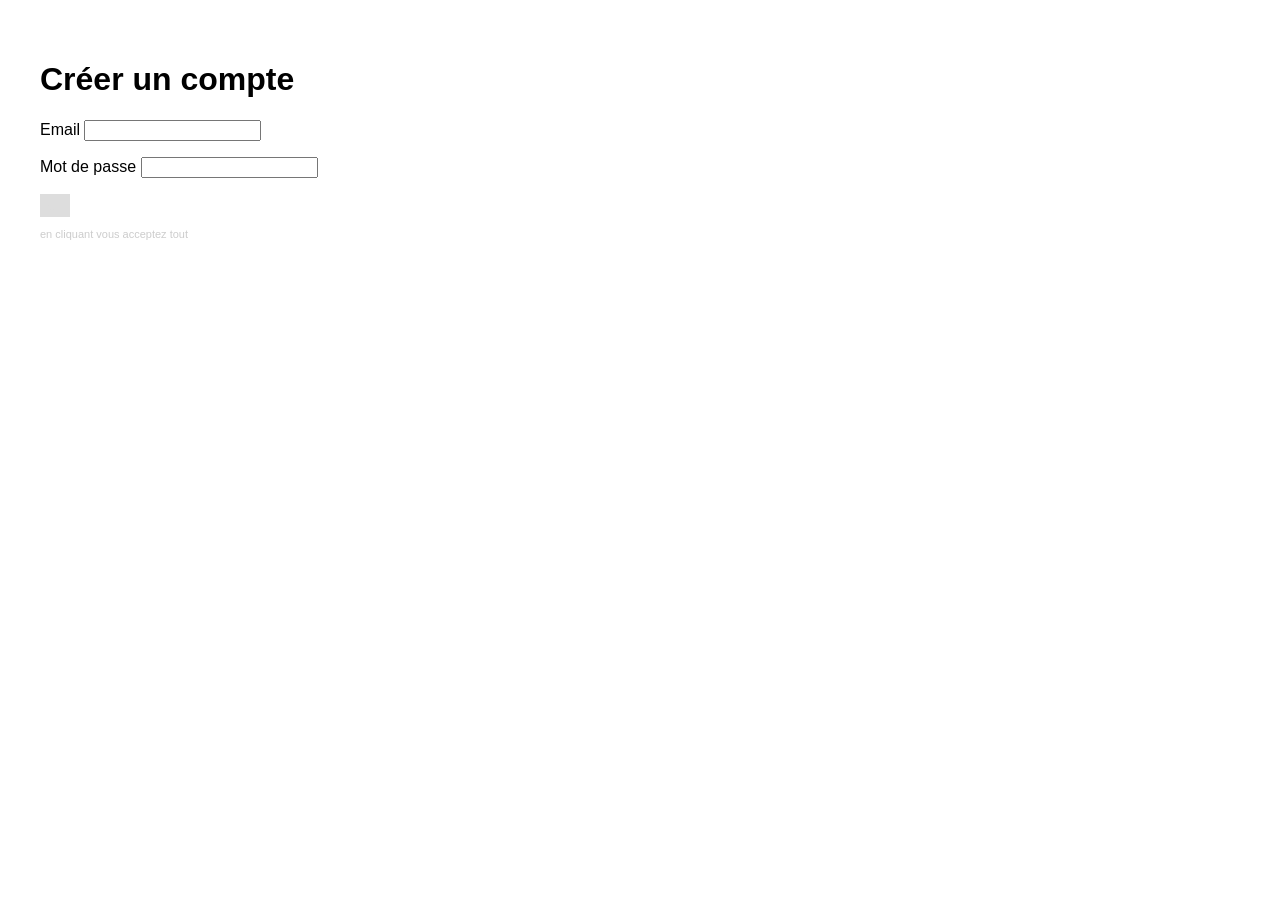
<file: e2-1-roast/depart/captures/03-silence.html>
<!DOCTYPE html>
<html lang="fr" xmlns:mso="urn:schemas-microsoft-com:office:office" xmlns:msdt="uuid:C2F41010-65B3-11d1-A29F-00AA00C14882"><head><meta charset="utf-8"><title>Compte</title>
<style>body{font-family:Arial;padding:2rem} button{background:#ddd;color:#ddd;border:0;padding:4px 8px}</style>
<!--[if gte mso 9]><xml>
<mso:CustomDocumentProperties>
<mso:xd_Signature msdt:dt="string"></mso:xd_Signature>
<mso:display_urn_x003a_schemas-microsoft-com_x003a_office_x003a_office_x0023_Editor msdt:dt="string">Marc D�nervaud</mso:display_urn_x003a_schemas-microsoft-com_x003a_office_x003a_office_x0023_Editor>
<mso:Order msdt:dt="string">10534900.0000000</mso:Order>
<mso:display_urn_x003a_schemas-microsoft-com_x003a_office_x003a_office_x0023_Author msdt:dt="string">Marc D�nervaud</mso:display_urn_x003a_schemas-microsoft-com_x003a_office_x003a_office_x0023_Author>
<mso:xd_ProgID msdt:dt="string"></mso:xd_ProgID>
<mso:_ExtendedDescription msdt:dt="string"></mso:_ExtendedDescription>
<mso:ComplianceAssetId msdt:dt="string"></mso:ComplianceAssetId>
<mso:TemplateUrl msdt:dt="string"></mso:TemplateUrl>
<mso:ContentTypeId msdt:dt="string">0x010100B084A62CD3C5F842BB23EB74256B6499</mso:ContentTypeId>
<mso:TriggerFlowInfo msdt:dt="string"></mso:TriggerFlowInfo>
<mso:_SourceUrl msdt:dt="string"></mso:_SourceUrl>
<mso:_SharedFileIndex msdt:dt="string"></mso:_SharedFileIndex>
</mso:CustomDocumentProperties>
</xml><![endif]-->
</head>
<body>
<h1>Créer un compte</h1>
<p>Email <input></p>
<p>Mot de passe <input type="password"></p>
<button type="button" id="x">ok</button>
<script>document.getElementById("x").onclick=function(){ /* rien. volontaire. */ }</script>
<p style="color:#ccc;font-size:11px">en cliquant vous acceptez tout</p>
</body></html>
</file>
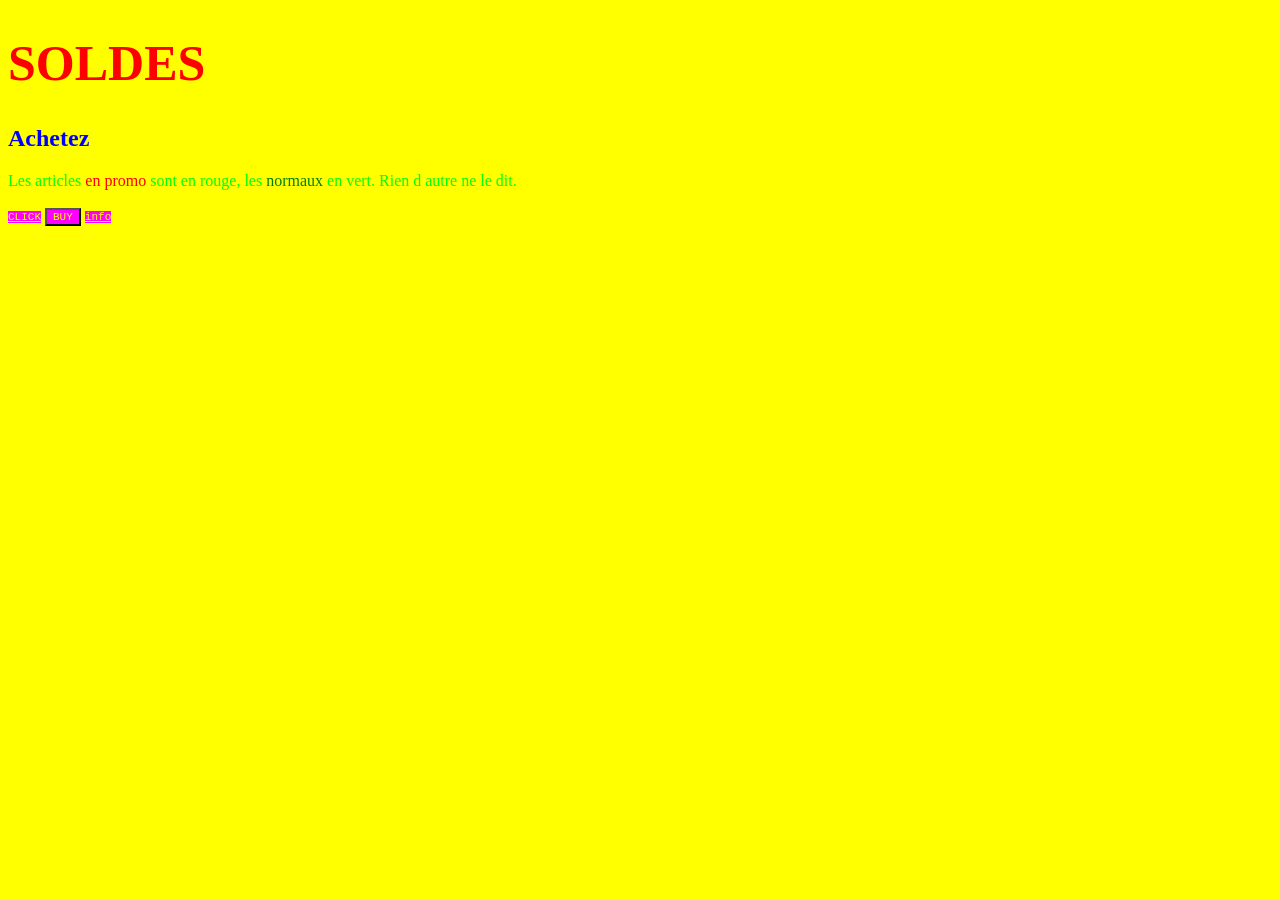
<file: e2-1-roast/depart/captures/04-carnaval.html>
<!DOCTYPE html>
<html lang="fr" xmlns:mso="urn:schemas-microsoft-com:office:office" xmlns:msdt="uuid:C2F41010-65B3-11d1-A29F-00AA00C14882"><head><meta charset="utf-8"><title>SHOP!!!</title>
<style>
body{font-family:Comic Sans MS, cursive;background:#ff0;color:#0f0}
h1{font-family:Impact;color:red;font-size:50px}
h2{font-family:Georgia;color:blue}
a,button{font-family:Courier;background:magenta;color:yellow;font-size:11px}
.prix{color:red} .old{color:green}
</style>
<!--[if gte mso 9]><xml>
<mso:CustomDocumentProperties>
<mso:xd_Signature msdt:dt="string"></mso:xd_Signature>
<mso:display_urn_x003a_schemas-microsoft-com_x003a_office_x003a_office_x0023_Editor msdt:dt="string">Marc D�nervaud</mso:display_urn_x003a_schemas-microsoft-com_x003a_office_x003a_office_x0023_Editor>
<mso:Order msdt:dt="string">10535100.0000000</mso:Order>
<mso:display_urn_x003a_schemas-microsoft-com_x003a_office_x003a_office_x0023_Author msdt:dt="string">Marc D�nervaud</mso:display_urn_x003a_schemas-microsoft-com_x003a_office_x003a_office_x0023_Author>
<mso:xd_ProgID msdt:dt="string"></mso:xd_ProgID>
<mso:_ExtendedDescription msdt:dt="string"></mso:_ExtendedDescription>
<mso:ComplianceAssetId msdt:dt="string"></mso:ComplianceAssetId>
<mso:TemplateUrl msdt:dt="string"></mso:TemplateUrl>
<mso:ContentTypeId msdt:dt="string">0x010100B084A62CD3C5F842BB23EB74256B6499</mso:ContentTypeId>
<mso:TriggerFlowInfo msdt:dt="string"></mso:TriggerFlowInfo>
<mso:_SourceUrl msdt:dt="string"></mso:_SourceUrl>
<mso:_SharedFileIndex msdt:dt="string"></mso:_SharedFileIndex>
</mso:CustomDocumentProperties>
</xml><![endif]-->
</head>
<body>
<h1>SOLDES</h1>
<h2>Achetez</h2>
<p>Les articles <span class="prix">en promo</span> sont en rouge, les <span class="old">normaux</span> en vert. Rien d autre ne le dit.</p>
<p><a href="#">CLICK</a> <button>BUY</button> <a href="#">info</a></p>
</body></html>
</file>
<file: inkfinder/maquette-en-vrai/depart/style.css>
/* Design Tokens — Charte graphique du projet ICT 291 */
/* =========================
   VARIABLES / DESIGN TOKENS
   ========================= */

:root {

  /* Couleurs InkFinder */
  --color-bg: #FEFCF7;
  --color-surface: #FFFFFF;

  --color-text: #111111;
  --color-text-muted: #5F5F5F;

  --color-primary: #830E0F;
  --color-primary-hover: #6B0B0C;

  --color-border: #D8D6D1;

  /* Espacements */
  --space-1: 4px;
  --space-2: 8px;
  --space-3: 16px;
  --space-4: 24px;
  --space-5: 32px;
  --space-6: 48px;

  /* Arrondis */
  --radius-small: 8px;
  --radius-medium: 16px;
  --radius-large: 999px;

  /* Police */
  --font-sans: Arial, Helvetica, sans-serif;

  /* Ombres */
  --shadow-card: 0 2px 8px rgba(0, 0, 0, 0.05);
}


/* =========================
   RESET
   ========================= */

* {
  box-sizing: border-box;
  margin: 0;
  padding: 0;
}


html {
  scroll-behavior: smooth;
}


body {
  font-family: var(--font-sans);
  background-color: var(--color-bg);
  color: var(--color-text);
  line-height: 1.5;
}


/* =========================
   ACCESSIBILITÉ
   ========================= */

.visually-hidden {
  position: absolute;
  width: 1px;
  height: 1px;
  padding: 0;
  margin: -1px;
  overflow: hidden;
  clip: rect(0, 0, 0, 0);
  white-space: nowrap;
  border: 0;
}


/* =========================
   APPLICATION
   ========================= */

.app {
  width: 100%;
  min-height: 100vh;

  padding-bottom: 90px;
}


/* =========================
   HEADER
   ========================= */

.header-site {
  padding: var(--space-4) var(--space-3) var(--space-3);
}


.logo {
  font-family: Georgia, "Times New Roman", serif;

  font-size: 2.5rem;
  line-height: 1;

  margin-bottom: var(--space-4);
}


/* =========================
   RECHERCHE
   ========================= */

.recherche {
  display: flex;
  align-items: center;

  gap: var(--space-2);
}


.champ-recherche {
  display: flex;
  align-items: center;

  flex: 1;

  border: 1px solid var(--color-border);
  border-radius: var(--radius-large);

  background-color: var(--color-surface);

  padding: 0 var(--space-3);
}


.icone-recherche {
  margin-right: var(--space-2);

  color: var(--color-primary);
}


.champ-recherche input {
  width: 100%;

  border: none;
  outline: none;

  background: transparent;

  padding: 14px 0;

  font-size: 0.95rem;

  color: var(--color-text);
}


.champ-recherche input::placeholder {
  color: var(--color-text-muted);
}


.champ-recherche:focus-within {
  outline: 2px solid var(--color-primary);
  outline-offset: 2px;
}


.bouton-filtre {
  width: 48px;
  height: 48px;

  flex-shrink: 0;

  border: none;
  border-radius: 50%;

  background-color: var(--color-primary);
  color: white;

  font-size: 1.4rem;

  cursor: pointer;
}


.bouton-filtre:hover {
  background-color: var(--color-primary-hover);
}


/* =========================
   CONTENU PRINCIPAL
   ========================= */

.contenu-principal {
  padding: 0 var(--space-3);
}


/* =========================
   SECTION STYLES
   ========================= */

.section-styles {
  margin-bottom: var(--space-5);
}


.titre-section {
  display: flex;

  justify-content: space-between;
  align-items: center;

  margin-bottom: var(--space-3);
}


.titre-section h2 {
  font-family: Georgia, "Times New Roman", serif;
  font-size: 1.7rem;
}


.voir-tout {
  color: var(--color-primary);

  font-weight: 600;

  text-decoration: none;
}


.voir-tout:hover {
  text-decoration: underline;
}


/* =========================
   FILTRES STYLES
   ========================= */

.liste-styles {
  display: flex;
  flex-wrap: wrap;

  gap: var(--space-2);
}


.style-bouton {
  border: 1px solid var(--color-border);

  background-color: transparent;
  color: var(--color-text);

  padding: 9px 18px;

  border-radius: var(--radius-large);

  font-size: 0.9rem;

  cursor: pointer;
}


.style-bouton:hover {
  border-color: var(--color-primary);

  color: var(--color-primary);
}


.style-bouton.actif {
  background-color: var(--color-primary);

  color: white;

  border-color: var(--color-primary);
}


/* =========================
   GRILLE TATOUEURS
   MOBILE FIRST = 1 COLONNE
   ========================= */

.cartes-grille {
  display: grid;

  grid-template-columns: 1fr;

  gap: var(--space-3);
}


/* =========================
   CARTE TATOUEUR
   ========================= */

.carte-tatoueur {
  display: grid;

  grid-template-columns: 105px 1fr 25px;

  align-items: center;

  gap: var(--space-3);

  position: relative;

  background-color: var(--color-surface);

  border: 1px solid var(--color-border);

  border-radius: var(--radius-medium);

  overflow: hidden;

  box-shadow: var(--shadow-card);

  min-height: 145px;
}


.image-tatoueur {
  width: 105px;
  height: 100%;

  min-height: 145px;

  object-fit: cover;
}


.infos-tatoueur {
  padding: var(--space-2) 0;
}


.infos-tatoueur h3 {
  font-family: Georgia, "Times New Roman", serif;

  font-size: 1.35rem;

  margin-bottom: 2px;
}


.localisation {
  color: var(--color-text);

  font-size: 0.9rem;

  margin-bottom: var(--space-2);
}


.localisation span {
  color: var(--color-primary);

  margin-right: var(--space-1);
}


/* =========================
   TAGS
   ========================= */

.tags {
  display: flex;
  flex-wrap: wrap;

  gap: var(--space-1);

  margin-bottom: var(--space-2);
}


.tag {
  display: inline-block;

  border: 1px solid var(--color-border);

  border-radius: var(--radius-large);

  padding: 3px 10px;

  font-size: 0.75rem;

  color: var(--color-text);
}


/* =========================
   NOTE
   ========================= */

.note {
  font-size: 0.9rem;
}


.etoile {
  color: var(--color-primary);

  font-size: 1.1rem;

  margin-right: 3px;
}


.avis {
  color: var(--color-text-muted);
}


/* =========================
   FLÈCHE PROFIL
   ========================= */

.ouvrir-profil {
  color: var(--color-primary);

  text-decoration: none;

  font-size: 2.4rem;

  font-weight: 300;

  line-height: 1;

  margin-right: var(--space-2);
}


.ouvrir-profil:hover {
  transform: translateX(2px);
}


/* =========================
   NAVIGATION MOBILE
   ========================= */

.navigation-principale {
  position: fixed;

  bottom: 0;
  left: 0;
  right: 0;

  z-index: 10;

  display: grid;

  grid-template-columns: repeat(3, 1fr);

  background-color: var(--color-bg);

  border-top: 1px solid var(--color-border);

  padding: 8px 16px 12px;
}


.navigation-lien {
  display: flex;

  flex-direction: column;

  align-items: center;

  justify-content: center;

  gap: 2px;

  color: var(--color-text);

  text-decoration: none;

  font-size: 0.8rem;
}


.navigation-icone {
  font-size: 1.5rem;
}


.navigation-lien.actif {
  color: var(--color-primary);
}


.navigation-lien.actif::after {
  content: "";

  width: 32px;
  height: 3px;

  margin-top: 3px;

  background-color: var(--color-primary);

  border-radius: var(--radius-large);
}


/* =========================
   FOCUS ACCESSIBLE
   ========================= */

button:focus-visible,
a:focus-visible,
input:focus-visible {
  outline: 2px solid var(--color-primary);
  outline-offset: 3px;
}


/* ==================================================
   TABLETTE / DESKTOP
   À PARTIR DE 768px
   ================================================== */

@media (min-width: 768px) {

  .app {
    max-width: 1180px;

    margin: 0 auto;

    padding-bottom: var(--space-5);
  }


  /* Header plus large */
  .header-site {
    padding:
      var(--space-6)
      var(--space-5)
      var(--space-4);
  }


  .logo {
    font-size: 3.2rem;
  }


  /* Recherche moins énorme sur ordinateur */
  .recherche {
    max-width: 750px;
  }


  /* Contenu */
  .contenu-principal {
    padding: 0 var(--space-5);
  }


  /* Styles */
  .section-styles {
    max-width: 850px;
  }


  /* Deux colonnes */
  .cartes-grille {
    grid-template-columns: repeat(2, 1fr);
  }


  /* Cartes légèrement plus grandes */
  .carte-tatoueur {
    grid-template-columns: 130px 1fr 30px;

    min-height: 175px;
  }


  .image-tatoueur {
    width: 130px;

    min-height: 175px;
  }


  .infos-tatoueur h3 {
    font-size: 1.5rem;
  }


  /* Navigation devient une vraie barre
     au lieu d'être collée au bas de l'écran */

  .navigation-principale {
    position: static;

    max-width: 500px;

    margin: var(--space-6) auto var(--space-4);

    border: 1px solid var(--color-border);

    border-radius: var(--radius-large);

    background-color: var(--color-surface);

    padding: var(--space-2);
  }


  .navigation-lien {
    flex-direction: row;

    gap: var(--space-2);

    font-size: 0.9rem;
  }


  .navigation-icone {
    font-size: 1.2rem;
  }


  .navigation-lien.actif::after {
    display: none;
  }

}


/* ==================================================
   GRAND ÉCRAN
   ================================================== */

@media (min-width: 1100px) {

  .header-site {
    padding-left: 0;
    padding-right: 0;
  }


  .contenu-principal {
    padding-left: 0;
    padding-right: 0;
  }

}


/* =========================
   RÉDUCTION DES ANIMATIONS
   ========================= */

@media (prefers-reduced-motion: reduce) {

  *,
  *::before,
  *::after {
    scroll-behavior: auto !important;
    transition: none !important;
  }

}
</file>
